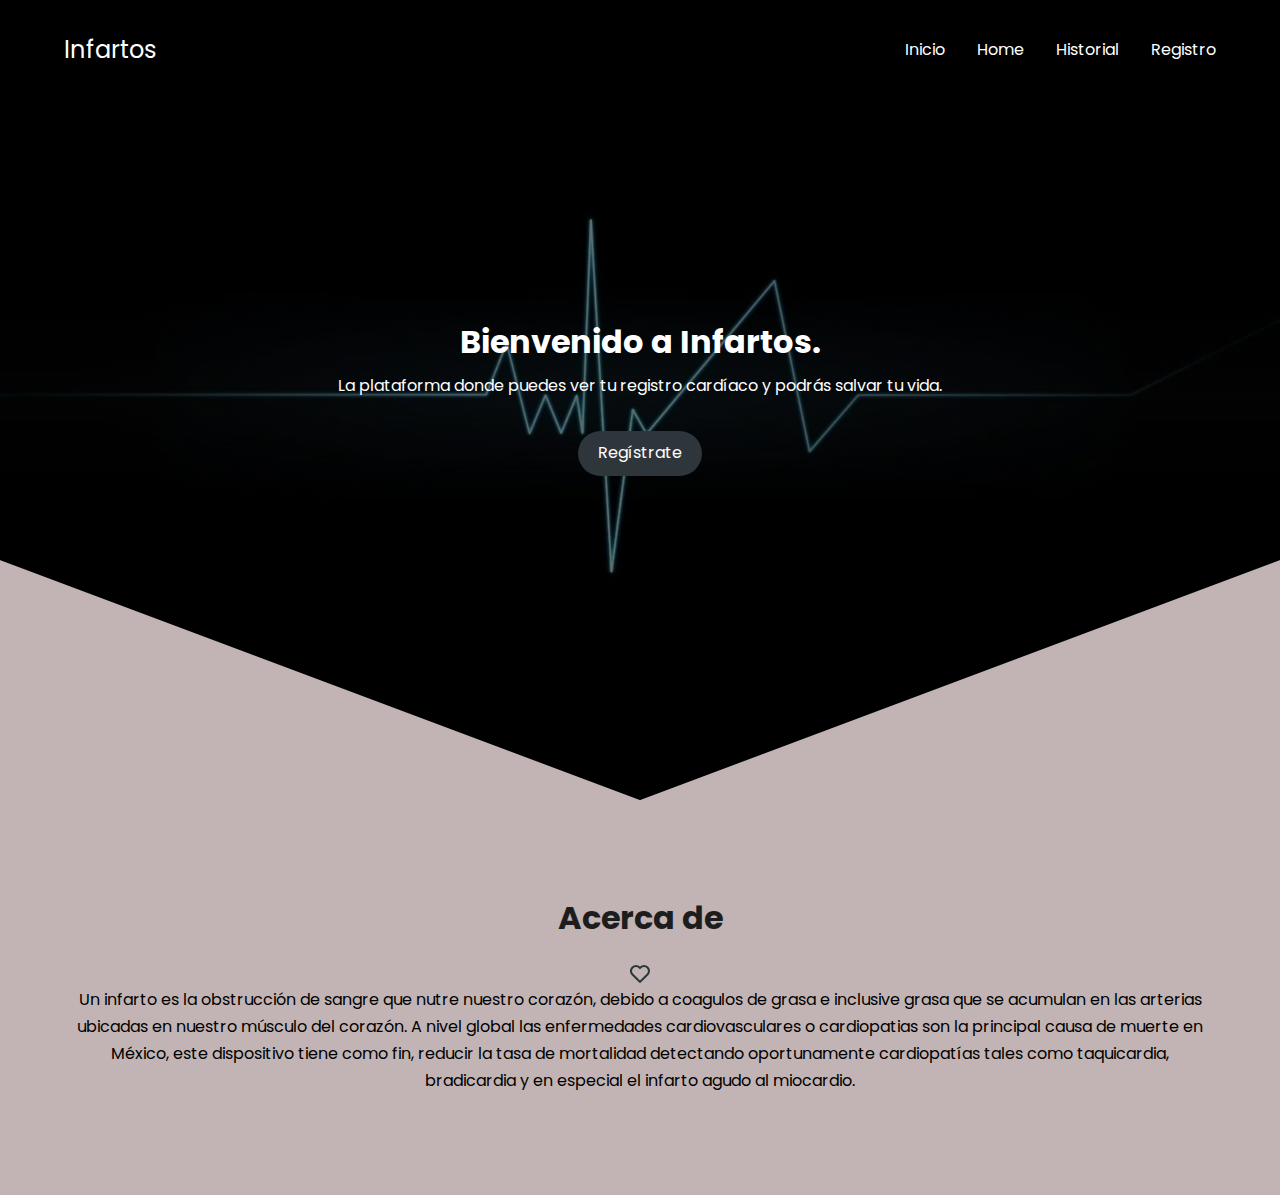
<file: index.html>
<!DOCTYPE html>
<html lang="es">
<head>
    <meta charset="UTF-8">
    <meta name="viewport" content="width=device-width, initial-scale=1.0">
   <link rel="shortcut icon" href="./Images/cocoro.jpeg" type="image/x-icon">
   <link rel="stylesheet" href="./Css/normalize.css">
   <link rel="stylesheet" href="./Css/estilos.css">
<meta name="theme color" content="#2091F9">



<title>CARDIfartos-beta</title>
<meta name="title" content="CARDIfartos-beta" />
<meta name="description" content="Prototipo del servidor web para el dispositivo para detección de cardiopatías." />

<!-- Open Graph / Facebook -->
<meta property="og:type" content="website" />
<meta property="og:url" content="https://cardInfartos.github.io" />
<meta property="og:title" content="CARDIfartos-beta" />
<meta property="og:description" content="Prototipo del servidor web para el dispositivo para detección de cardiopatías." />
<meta property="og:image" content="https://cardInfartos.github.io/Images/ECG.jpg" />

<!-- Twitter -->
<meta property="twitter:card" content="summary_large_image" />
<meta property="twitter:url" content="https://cardInfartos.github.io" />
<meta property="twitter:title" content="CARDIfartos-beta" />
<meta property="twitter:description" content="Prototipo del servidor web para el dispositivo para detección de cardiopatías." />
<meta property="twitter:image" content="https://cardInfartos.github.io/Images/ECG.jpg" />

</head>
<body>
    <header class="hero">

        <nav class="nav container">
            <div class="nav__logo">
                <h2 class="nav__title">Infartos</h2>
            </div>
            <ul class="nav__link nav__link--menu">
            
                <li class="nav__items">
            <a href="Inicio.html" class="nav__links">Inicio</a>
            </li>

            <li class="nav__items">
                <a href="index.html" class="nav__links">Home</a>
                </li>
    

            <li class="nav__items">
            <a href="#" class="nav__links">Historial</a>
             </li>

            <li class="nav__items">
            <a href="#" class="nav__links">Registro</a>
            </li>

            <img src="./Images/arrow.svg" alt="" class="nav__close">

            </ul>

           <div class="nav__menu">
            <img src="./Images/more.svg" alt="" class="nav__img">
           </div>
            
        </nav>
        <section class="hero__container container">      
            <h1 class="hero_title">Bienvenido a Infartos.</h1>
            <p class="hero__paragraph">La plataforma donde puedes ver tu registro cardíaco y podrás salvar tu vida.</p>
            <a href="registro.html" class="cta">Regístrate</a>
        </section>
    </header>

<main>
    <section class="container about">
        
        <h2 class="subtitle">Acerca de</h2>
        <article class="about__icons">
            <img src="./Images/cocoro.svg" alt="about__icon">
           
        </article>
        <p class="about__paragraph">Un infarto es la obstrucción de sangre que nutre nuestro corazón, debido a coagulos de grasa e inclusive grasa que se acumulan en las arterias ubicadas en nuestro músculo del corazón.
            A nivel global las enfermedades cardiovasculares o cardiopatias son la principal causa de muerte en México, este dispositivo tiene como fin, reducir la tasa de mortalidad detectando oportunamente cardiopatías tales como taquicardia, bradicardia y en especial el infarto agudo al miocardio.
        </p>
        <div class="about_main">
            
        </div>
    </section>
</main>
<script src="./Js/menu.js"></script>
</body>
</html>
</file>
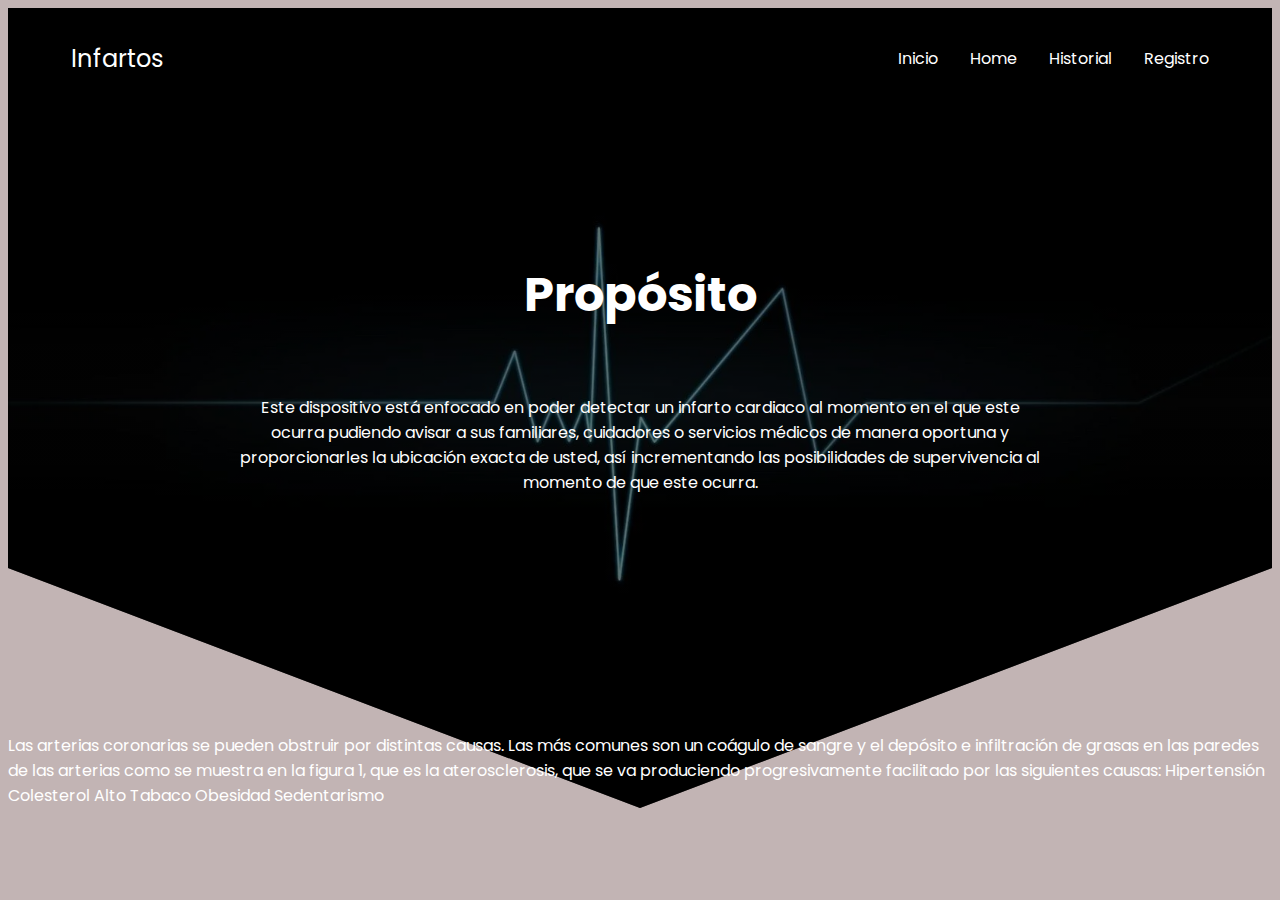
<file: Inicio.html>
<!DOCTYPE html>
<html lang="en">
<head>
    <meta charset="UTF-8">
    <meta name="viewport" content="width=device-width, initial-scale=1.0">
    <title>Inicio</title>
    <link rel="stylesheet" href="./Css/estiloInicio.css">
    <link rel="shortcut icon" href="./Images/cocoro.jpeg" type="image/x-icon">


</head>

<body>
    <header class="hero">

        <nav class="nav container">
            <div class="nav__logo">
                <h2 class="nav__title">Infartos</h2>
            </div>
            <ul class="nav__link nav__link--menu">
            
                <li class="nav__items">
            <a href="Inicio.html" class="nav__links">Inicio</a>
            </li>

            <li class="nav__items">
                <a href="index.html" class="nav__links">Home</a>
                </li>
            <li class="nav__items">
            <a href="#" class="nav__links">Historial</a>
             </li>

            <li class="nav__items">
            <a href="#" class="nav__links">Registro</a>
            </li>

            <img src="./Images/arrow.svg" alt="" class="nav__close">

            </ul>

           <div class="nav__menu">
            <img src="./Images/more.svg" alt="" class="nav__img">
           </div>
            
        </nav>
    <section class="hero__container container">
        
        <h1 class="hero__title">Propósito</h1>
        <p class="hero__paragraph">Este dispositivo está enfocado en poder detectar un infarto cardiaco al momento en el que este ocurra pudiendo avisar a sus familiares, cuidadores o servicios médicos de manera oportuna y proporcionarles la ubicación exacta de usted, así  incrementando las posibilidades de supervivencia al momento de que este ocurra. 
        </p>
    </section>


    Las arterias coronarias se pueden obstruir por distintas causas. Las más comunes son un coágulo de sangre y el depósito e infiltración de grasas en las paredes de las arterias como se muestra en la figura 1, que es la aterosclerosis, que se va produciendo progresivamente facilitado por las siguientes causas: 
 
	Hipertensión 
	Colesterol Alto 
    Tabaco 
    Obesidad 
    Sedentarismo 
    


</html>
</file>
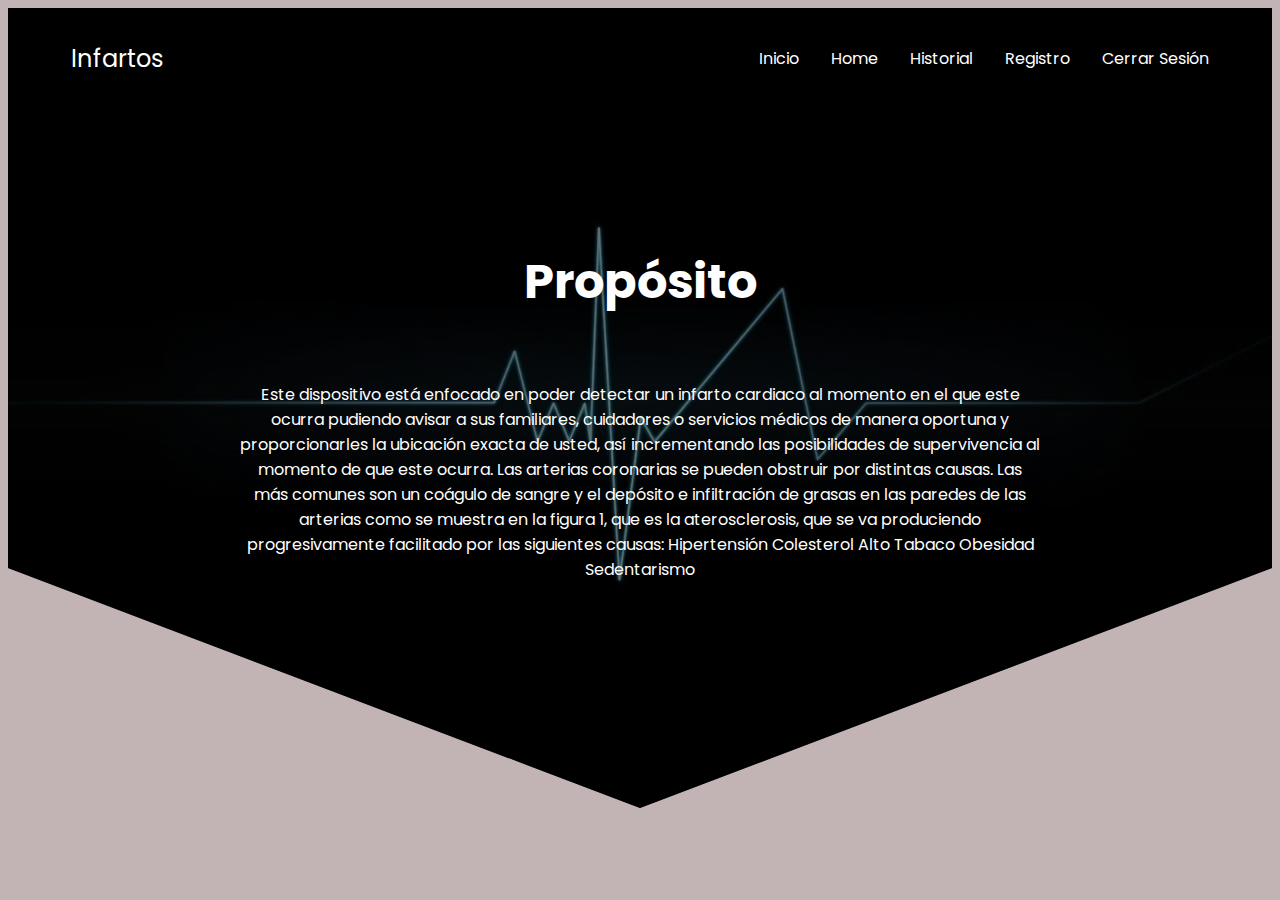
<file: Inicio1.html>
<!DOCTYPE html>
<html lang="en">
<head>
    <meta charset="UTF-8">
    <meta name="viewport" content="width=device-width, initial-scale=1.0">
    <title>Inicio</title>
    <link rel="stylesheet" href="./Css/estiloInicio.css">
    <link rel="shortcut icon" href="./Images/cocoro.jpeg" type="image/x-icon">


</head>

<body>
    <header class="hero">

        <nav class="nav container">
            <div class="nav__logo">
                <h2 class="nav__title">Infartos</h2>
            </div>
            <ul class="nav__link nav__link--menu">
            
                <li class="nav__items">
            <a href="Inicio1.html" class="nav__links">Inicio</a>
            </li>

            <li class="nav__items">
                <a href="index.php" class="nav__links">Home</a>
                </li>
            <li class="nav__items">
            <a href="#" class="nav__links">Historial</a>
             </li>

            <li class="nav__items">
            <a href="#" class="nav__links">Registro</a>
            </li>
            <a href="" class="nav__links">Cerrar Sesión</a>
        </li>


            <img src="./Images/arrow.svg" alt="" class="nav__close">

            </ul>

           <div class="nav__menu">
            <img src="./Images/more.svg" alt="" class="nav__img">
           </div>
            
        </nav>
    <section class="hero__container container">
        
        <h1 class="hero__title">Propósito</h1>
        <p class="hero__paragraph">Este dispositivo está enfocado en poder detectar un infarto cardiaco al momento en el que este ocurra pudiendo avisar a sus familiares, cuidadores o servicios médicos de manera oportuna y proporcionarles la ubicación exacta de usted, así  incrementando las posibilidades de supervivencia al momento de que este ocurra. 
        
    Las arterias coronarias se pueden obstruir por distintas causas. Las más comunes son un coágulo de sangre y el depósito e infiltración de grasas en las paredes de las arterias como se muestra en la figura 1, que es la aterosclerosis, que se va produciendo progresivamente facilitado por las siguientes causas: 
 
	Hipertensión 
	Colesterol Alto 
    Tabaco 
    Obesidad 
    Sedentarismo 
        </p>
    </section>


    


</html>
</file>
<file: Css/estilos.css>
@import url("https://fonts.googleapis.com/css2?family=Poppins:wght@300;400;500;600;700;800;900&display=swap");

:root{
    --padding-container: 100px 0;
    --color-title: #ffffff;
    --color-title2: #1d1d1d;

}

body{
    font-family: 'Poppins', serif;
    background-color: #c2b4b4;
    background-repeat: no-repeat;
    background-position: center;
    background-attachment: fixed;

}


.container{
    width: 90%;
    max-width: 1200px;
    margin: 0 auto;
    padding: var(--padding-container);
    overflow: hidden;
}

.hero{
width: 100%;
height: 100vh;
min-height: 600px;
max-height: 800px;
position: relative;
display: grid;
grid-template-rows: 100px 1fr ;
color: #ffffff;
}
.hero::before{
    content: "";
    position: absolute;
    top: 0;
    left: 0;
    width: 100%;
    height: 100%;
    background-image: linear-gradient(180deg, #0000008c 0%, #0000008c 100%), url('../Images/ECG.jpg');
    clip-path: polygon(0 0, 100% 0, 100% 70%, 50% 100%, 0 70%);    background-size: cover;
    z-index: -1;
}
.nav{
    --padding-container:0;
    height: 100%;
    display: flex;
    align-items: center;
}
.nav__title{
    font-weight: 400;
}
.nav__items{
    list-style: none;
}
.nav__link{
    display: grid;
    margin-left: auto;
    padding: 0;
    grid-auto-flow: column;
    grid-auto-columns: max-content;
    gap: 2em;
}
.nav__links{
    color: #ffffff;
    text-decoration: none;
}
.nav__menu{
    margin-left: auto;
    cursor: pointer;
    display: none;
}
.nav__img{
    display: block;
    width: 30px;
}
.nav__close{
    display: var(--show,none);
}
/*hero container xd???*/

.hero__container{
    max-width: 800px;
    --padding-container:0;
    display: grid;
    grid-auto-rows: max-content;
    align-content: center;
    gap: 1em;
    padding-bottom: 100px;
    text-align: center;
}

.hero__title{
    font-size: 3rem;
}

.hero__paragraph{
    margin-bottom: 20px;
}

.cta{
    display: inline-block;
    background-color: #2e353b;
    justify-self: center;
    color: #ffffff;
    text-decoration: none;
    padding: 13px 20px;
    border-radius: 30px;
}
/*About lo que es ¿Qué es un infarto?*/

.about{
    text-align: center;
}

.subtitle{
    color: var(--color-title2);
    font-size: 2rem;
    margin-bottom: 25px;
}

.about__paragraph{
    line-height: 1.7;
}

.about__icons{
    display: grid;
    gap: 1em;
    justify-items: center;
    width: 260px;
    overflow: hidden;
    margin: 0 auto; 
}
.about__icon{
    width: 40px;
}

/*Adaptar a dispositivos móviles*/
@media (max-width:800px){
  .nav__menu{
    display: block;
  }

    .nav__link--menu{
    position: fixed;
    background-color: #000;
    top: 0;
    left: 0;
    height: 100%;
    width: 100%;
    display: flex;
    flex-direction: column;
    justify-content: space-evenly;
    align-items: center;
    z-index: 100;
    opacity: 0;
    pointer-events: none;
    transition: .7s opacity;

    }
    .nav__link--show{
        --show: block;
        opacity: 1;
        pointer-events: unset;
    }
    .nav__close{
        position: absolute;
        top: 30px;
        right: 30px;
        width: 30px;
        cursor: pointer;
 
   }
 .hero__title{
    font-size: 2.5rem;
 }
.about__paragraph{
    gap: 2em;
}

.about__icons:last-of-type{
    grid-column: 1/-2;
}
}
</file>
<file: Css/estiloInicio.css>
@import url("https://fonts.googleapis.com/css2?family=Poppins:wght@300;400;500;600;700;800;900&display=swap");

:root{
    --padding-container: 100px 0;
    --color-title: #ffffff;
    --color-title2: #1d1d1d;

}

body{
    font-family: 'Poppins', serif;
    background-color: #c2b4b4;
}


.container{
    width: 90%;
    max-width: 1200px;
    margin: 0 auto;
    padding: var(--padding-container);
    overflow: hidden;
}

.hero{
width: 100%;
height: 100vh;
min-height: 600px;
max-height: 800px;
position: relative;
display: grid;
grid-template-rows: 100px 1fr ;
color: #ffffff;
}
.hero::before{
    content: "";
    position: absolute;
    top: 0;
    left: 0;
    width: 100%;
    height: 100%;
    background-image: linear-gradient(180deg, #0000008c 0%, #0000008c 100%), url('../Images/ECG.jpg');
    clip-path: polygon(0 0, 100% 0, 100% 70%, 50% 100%, 0 70%);    background-size: cover;
    z-index: -1;
}
.nav{
    --padding-container:0;
    height: 100%;
    display: flex;
    align-items: center;
}
.nav__title{
    font-weight: 400;
}
.nav__items{
    list-style: none;
}
.nav__link{
    display: grid;
    margin-left: auto;
    padding: 0;
    grid-auto-flow: column;
    grid-auto-columns: max-content;
    gap: 2em;
}
.nav__links{
    color: #ffffff;
    text-decoration: none;
}
.nav__menu{
    margin-left: auto;
    cursor: pointer;
    display: none;
}
.nav__img{
    display: block;
    width: 30px;
}
.nav__close{
    display: var(--show,none);
}
/*hero container xd???*/

.hero__container{
    max-width: 800px;
    --padding-container:0;
    display: grid;
    grid-auto-rows: max-content;
    align-content: center;
    gap: 1em;
    padding-bottom: 100px;
    text-align: center;
}

.hero__title{
    font-size: 3rem;
}

.hero__paragraph{
    margin-bottom: 20px;
}

.cta{
    display: inline-block;
    background-color: #2e353b;
    justify-self: center;
    color: #ffffff;
    text-decoration: none;
    padding: 13px 20px;
    border-radius: 30px;
}
/*About lo que es ¿Qué es un infarto?*/

.about{
    text-align: center;
}

.subtitle{
    color: var(--color-title2);
    font-size: 2rem;
    margin-bottom: 25px;
}

.about__paragraph{
    line-height: 1.7;
}

.about__icons{
    display: grid;
    gap: 1em;
    justify-items: center;
    width: 260px;
    overflow: hidden;
    margin: 0 auto; 
}
.about__icon{
    width: 40px;
}

/*Adaptar a dispositivos móviles*/
@media (max-width:800px){
  .nav__menu{
    display: block;
  }

    .nav__link--menu{
    position: fixed;
    background-color: #000;
    top: 0;
    left: 0;
    height: 100%;
    width: 100%;
    display: flex;
    flex-direction: column;
    justify-content: space-evenly;
    align-items: center;
    z-index: 100;
    opacity: 0;
    pointer-events: none;
    transition: .7s opacity;

    }
    .nav__link--show{
        --show: block;
        opacity: 1;
        pointer-events: unset;
    }
    .nav__close{
        position: absolute;
        top: 30px;
        right: 30px;
        width: 30px;
        cursor: pointer;
 
   }
 .hero__title{
    font-size: 2.5rem;
 }
.about__paragraph{
    gap: 2em;
}

.about__icons:last-of-type{
    grid-column: 1/-2;
}
}
</file>
